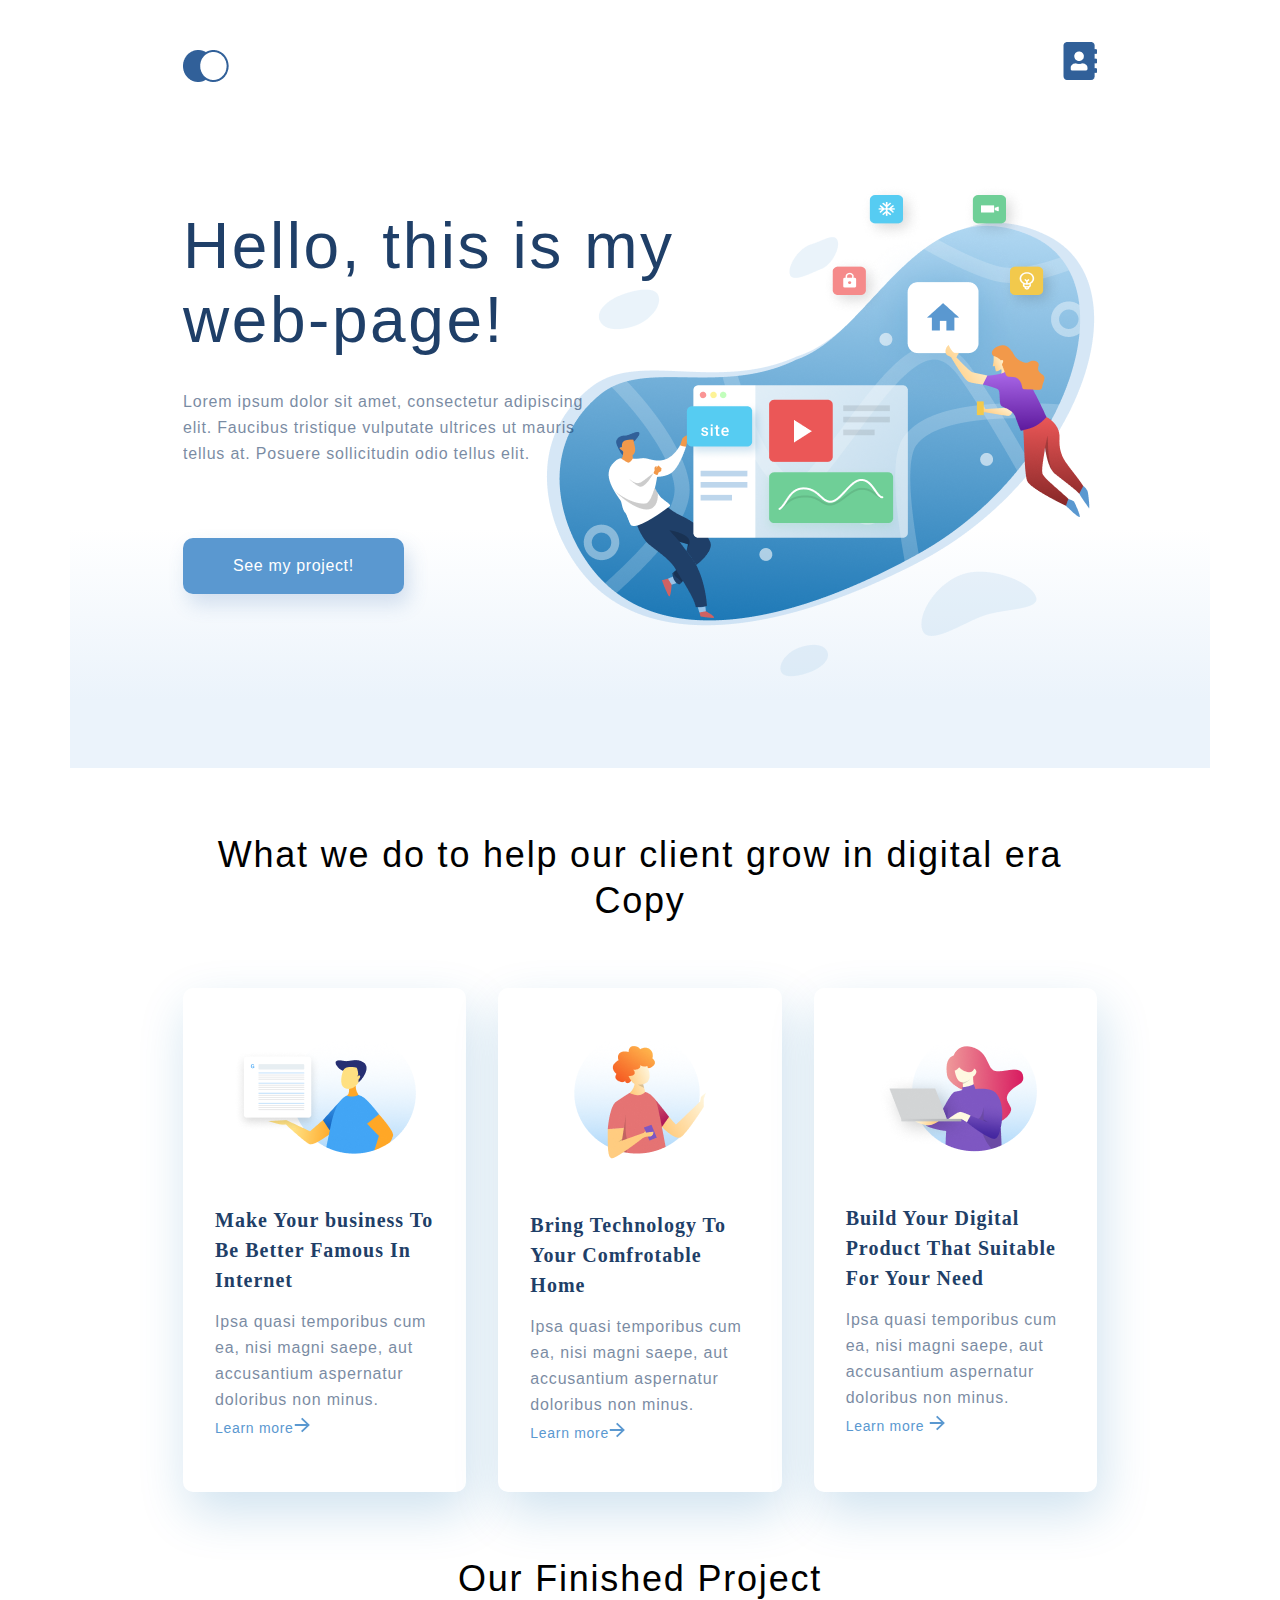
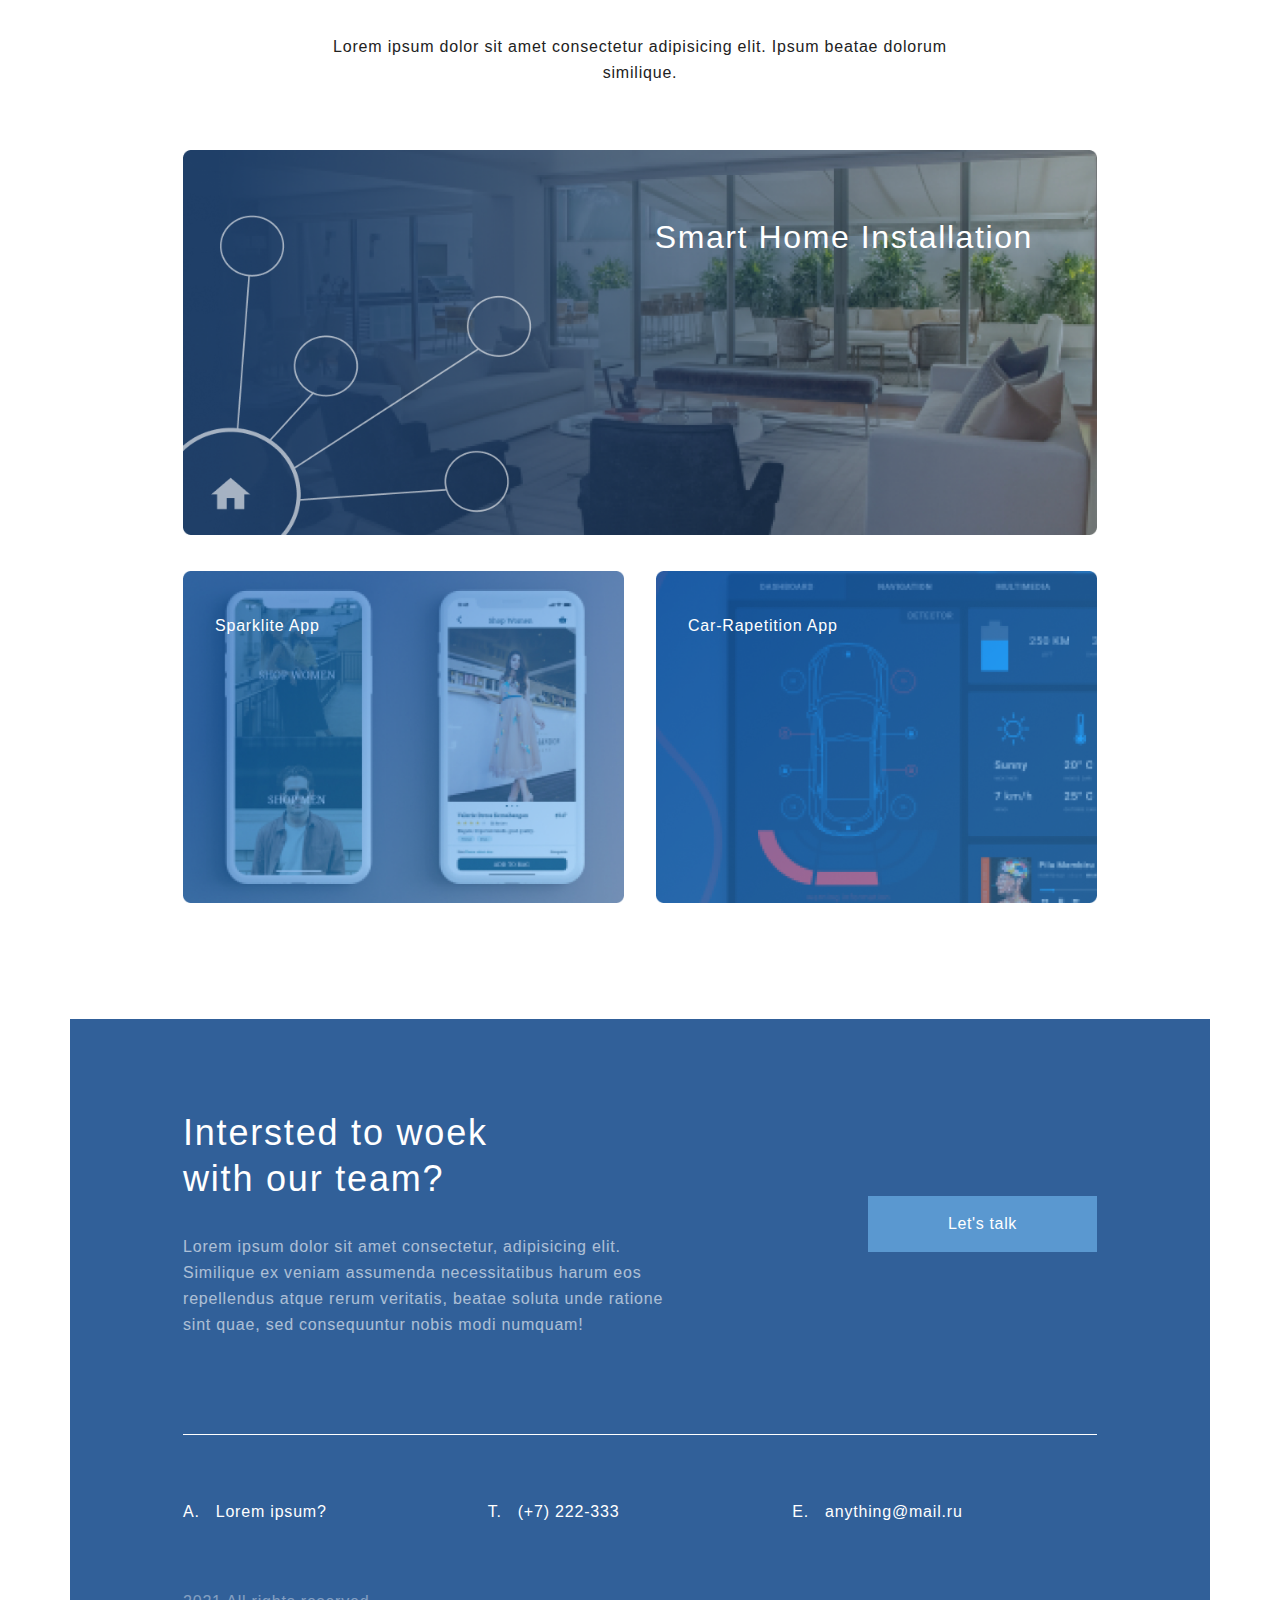
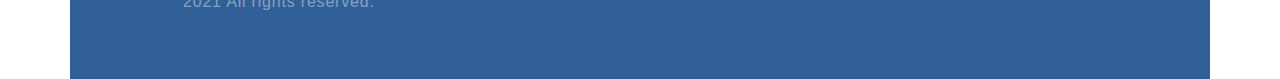
<file: index.html>
<!DOCTYPE html>
<html lang="en">
<head>
    <meta charset="UTF-8">
    <meta http-equiv="X-UA-Compatible" content="IE=edge">
    <meta name="viewport" content="width=device-width, initial-scale=1.0">
        <title>Webpage</title>
        <link rel="stylesheet" href="style.css">
</head>
<body>
<div class="wrapper">
<div class="content_all">

<div class="top container"> 
        <div class="menu">
        <ul class="menu_list">
        <li class="menu_logo_transformation"><a href="index.html"><img src="images/logot.png" alt="logo"></a></li>
        <li class="contacts_logo_transformation"><a href="contact.html"><img src="images/Vector.png" alt="contactimage"></a></li>
        </ul>  
        </div>

        <div class="top_info">
        <h1 class="top_info_heading">Hello, this is my web-page!</h1>
        <p class="top_info_text">Lorem ipsum dolor sit amet, consectetur adipiscing elit. Faucibus tristique vulputate ultrices ut mauris tellus at. Posuere sollicitudin odio tellus elit.</p>
        <a class="top_button" href="#">See my project!</a>
        </div>
        
</div>

<div class="content_main container">
        <h3 class="head3">What we do to help our client grow in digital era
                Copy</h3>
                <div class="content_main_cards">
                        <div class="card card1">
                        <img class="image_card" src="images/pic1.png" alt="pic1">
                        <h4 class="card_heading">Make Your business To Be Better Famous In Internet</h4>
                        <p class="card_text">Ipsa quasi temporibus cum ea, nisi magni saepe, aut accusantium aspernatur doloribus non minus.</p>
                        <a class="card_link" href="">Learn more<img src="images/Arrow.svg" alt=""></a>
                        </div>
                        <div class="card card2">
                        <img class="image_card" src="images/pic2.png" alt="pic2">
                        <h4 class="card_heading">Bring Technology To Your Comfrotable Home</h4>
                        <p class="card_text">Ipsa quasi temporibus cum ea, nisi magni saepe, aut accusantium aspernatur doloribus non minus.</p>
                        <a class="card_link" href="">Learn more<img src="images/Arrow.svg" alt=""></a>
                        </div>
                        <div class="card card3">
                        <img class="image_card" src="images/pic3.png" alt="pic3">
                        <h4 class="card_heading">Build Your Digital Product That Suitable For Your Need</h4>
                        <p class="card_text">Ipsa quasi temporibus cum ea, nisi magni saepe, aut accusantium aspernatur doloribus non minus.</p>
                        <a class="card_link" href="">Learn more <img src="images/Arrow.svg" alt=""></a>
                        </div>
                </div>
             
</div>
<div class="content_examples container">
        <h3 class="head3">Our Finished Project</h3>
        <p class="examples_text">Lorem ipsum dolor sit amet consectetur adipisicing elit. Ipsum beatae dolorum similique.</p>
        
        <div class="content_examples_item">
                <img class="example_item" src="images/item1.png" alt="image">
                <p class="example_item_text">Smart Home Installation</p>
        </div>
        <div class="content_examples_parent">
                <div class="content_examples_item content_examples_item_margin">
                        <img class="example_item" src="images/item2.png" alt="image">
                        <p class="example_item_text2">Sparklite App</p>
                </div>
                <div class="content_examples_item">
                        <img class="example_item" src="images/item3.png" alt="image">
                        <p class="example_item_text2">Car-Rapetition App</p>
                </div>

        </div>
</div>
</div>
<div class="footer">
<div class="container">
        <div class="footer_main">
                <div class="footerbox">
                <h3 class="head3 head3footer">Intersted to woek with our team?</h3>
                <p class="footer_text">Lorem ipsum dolor sit amet consectetur, adipisicing elit. Similique ex veniam assumenda necessitatibus harum eos repellendus atque rerum veritatis, beatae soluta unde ratione sint quae, sed consequuntur nobis modi numquam!</p>
                </div>
                <div>
                <a class="footer_button" href="">Let's talk</a>
                </div>
              
        </div>
        
       
        <div class="footer_contacts">
                
                <ol class="contacts_list">
                        <li class="footer_lists">Lorem ipsum?</li>
                        <li class="footer_lists"><a class="footer_links" href="+7-222-333">(+7) 222-333</a></li>
                        <li class="footer_lists"><a class="footer_links" href= "anything@mail.ru">anything@mail.ru</a></li>
                </ol>
                <div class="footer_end">
                        <p class="footer_end_text">2021 All rights reserved.</p>
                </div>  
        </div>
</div>
</div>
</div>
</body>
</html>
</file>
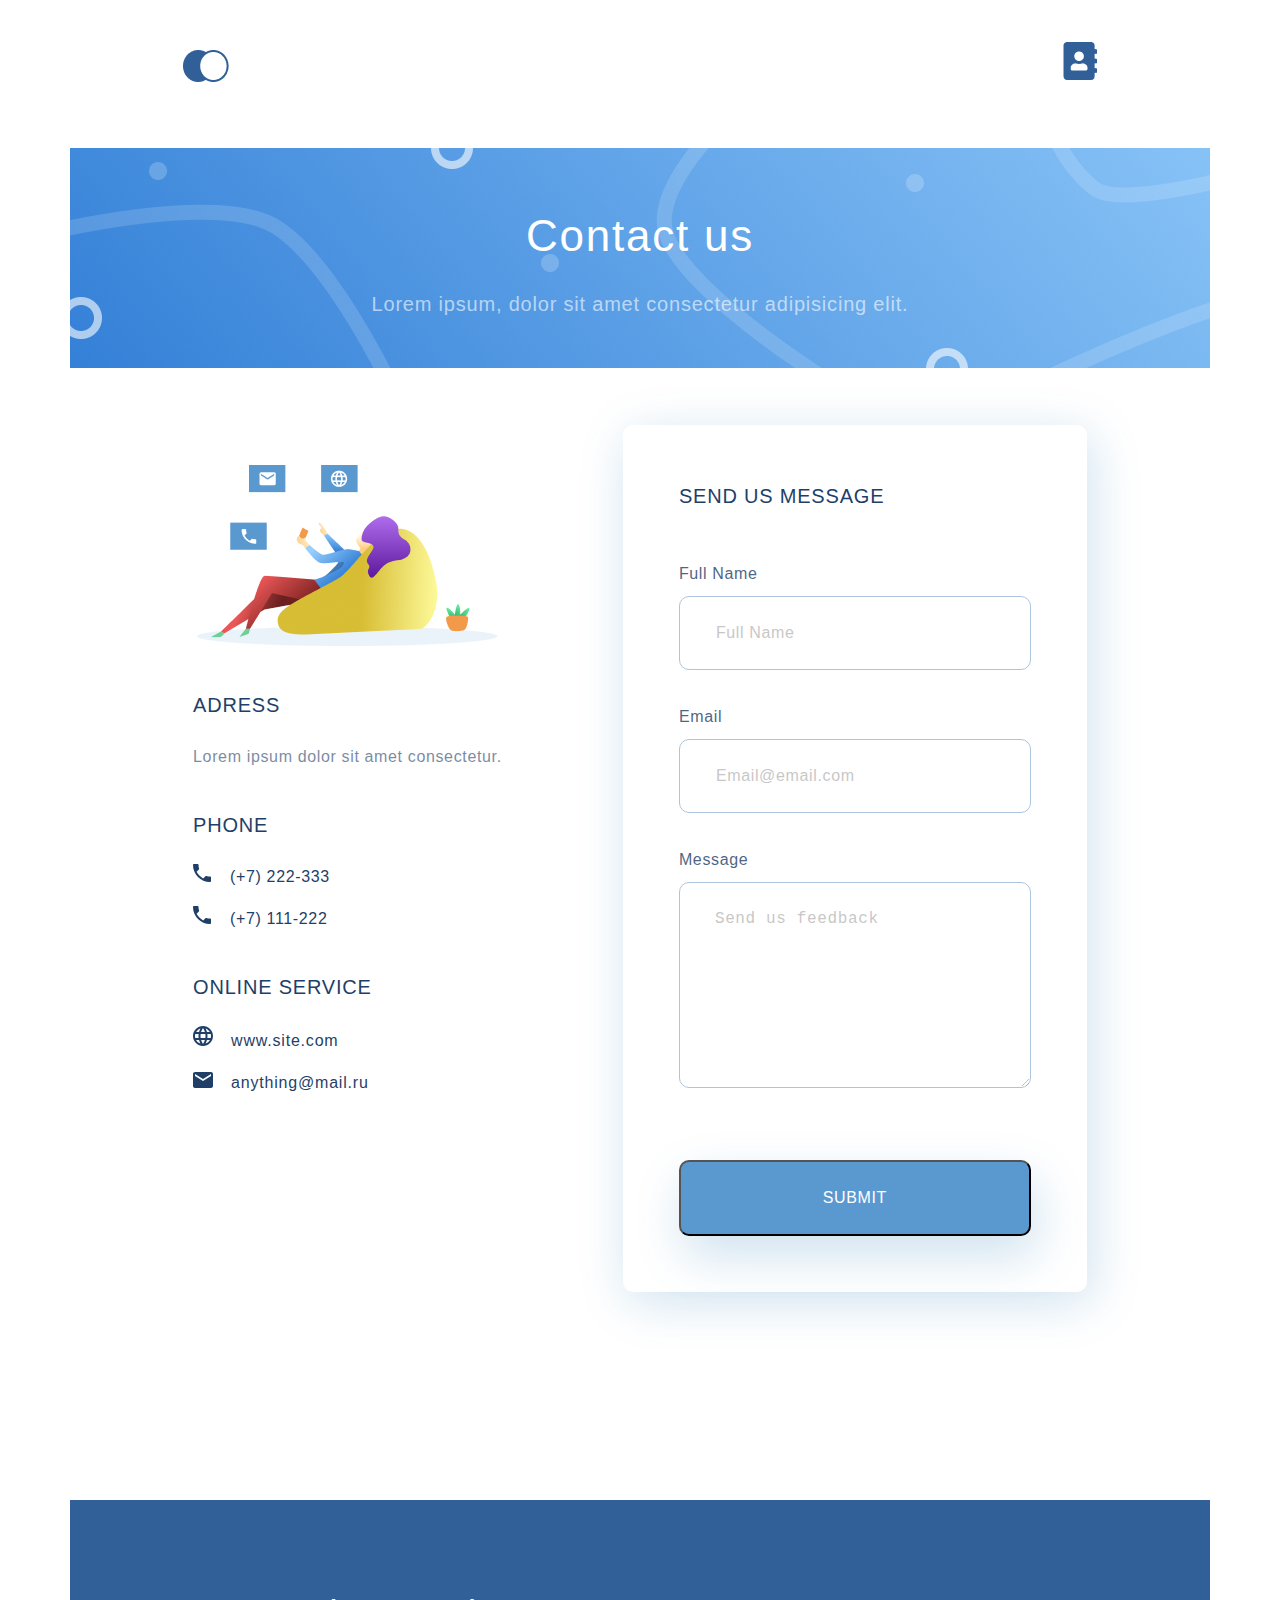
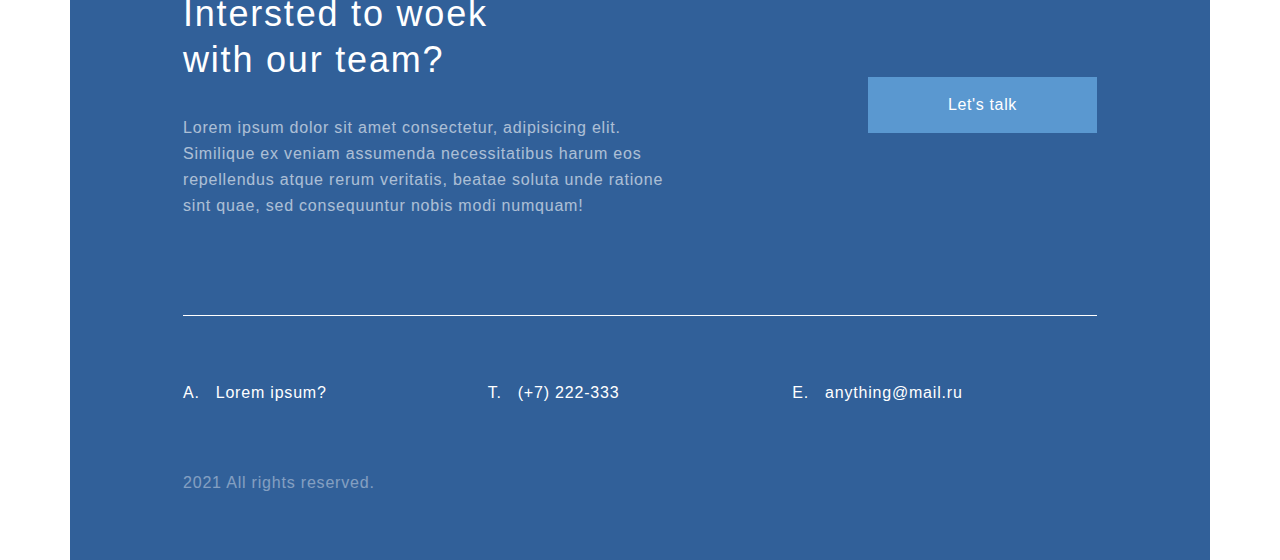
<file: contact.html>
<!DOCTYPE html>
<html lang="en">
<head>
    <meta charset="UTF-8">
    <meta http-equiv="X-UA-Compatible" content="IE=edge">
    <meta name="viewport" content="width=device-width, initial-scale=1.0">
    <title>Contacts</title>
    <link rel="stylesheet" href="style.css">
</head>
<body>
<div class="wrapper">
<div class="wrappercotacts">
<div class="top_content container_contacts">
        <div class="menu menu_contacts">
        <ul class="menu_list">
        <li class="menu_logo_transformation"><a href="index.html"><img src="images/logot.png" alt="logo"></a></li>
        <li class="contacts_logo_transformation"><a href="contact.html"><img src="images/Vector.png" alt="contactimage"></a></li>
        </ul>  
        </div>    
</div>



<div class="contacts_top">
            <h2 class="contacts_top_heading">Contact us</h2>
            <p class="contact_top_text">Lorem ipsum, dolor sit amet consectetur adipisicing elit. </p>
                
    
</div>
<div class="container_contacts">
<div class="contacts_feedback">
    <div class="contacts_adress">
        <div class="image_contacts_adress"><img  src="images/contact_adress.png" alt="image"> </div>
        <div>
        <h4 class="contacts_adress_heading">ADRESS</h4>
        <p class="contacts_adress_text">Lorem ipsum dolor sit amet consectetur.</p> 
        </div>
        <div>
        <h4 class="contacts_adress_heading">PHONE</h4>
        <ul class="menu_list_contacts">
            <li class="menu_list_image"><a class="menu_list_contacts1" href="">(+7) 222-333</a></li>
            <li class="menu_list_conctact3 menu_list_image"><a class="menu_list_contacts1" href="">(+7) 111-222</a></li>
        </ul>
        </div>
        <div>
        <h4 class="contacts_adress_heading">ONLINE SERVICE</h4>
        <ol class="menu_link_contacts" type="I">
        <li class="menu_link_image1"><a class="menu_link_contacts1" href="tel:+79059875487" target="_blank">www.site.com</a></li>
        <li class="menu_link_contacts3 menu_link_image2"><a class="menu_link_contacts1"  href="anything@mail.ru" target="_blank">anything@mail.ru</a></li>
        </ol>
        </div>
    </div>
    <div class="feedback_forms">
    <h4 class="contacts_feedback_heading">SEND US MESSAGE</h4>
    
    <form class="feedback_forms_block" action="index.html">
    <label><p class="feedback_name">Full Name</p>
    <input class="inputlabels labelname" type="text" placeholder="Full Name"></label>
    
    <label for="email"><p class="feedback_email">Email</p></label>

    <input class="inputlabels labelemail"type="email" name="email" id="email" placeholder="Email@email.com">
    <label> <p class="feedback_message">Message</p> <textarea class="inputlabels labelmessage"  cols="30" rows="3" placeholder="Send us feedback"></textarea></label>
    <button class="buttontype" type="submit">Submit</button>
    <!--<button type="reset">Clear</button>-->
    </form>
    </div>
</div>
</div>
<div class="map">
    <script type="text/javascript" charset="utf-8" async src="https://api-maps.yandex.ru/services/constructor/1.0/js/?um=constructor%3A450b0c0b56f70e3a6fbad4f2d69a1e155b9b3d9d40263f4b93d2916021417e2d&amp;width=auto&amp;height=400&amp;lang=ru_RU&amp;scroll=true"></script>
</div>
</div>
<div class="footer footer_cont">
    <div class="container_contacts">
            <div class="footer_main">
                    <div class="footerbox">
                    <h3 class="head3 head3footer">Intersted to woek with our team?</h3>
                    <p class="footer_text">Lorem ipsum dolor sit amet consectetur, adipisicing elit. Similique ex veniam assumenda necessitatibus harum eos repellendus atque rerum veritatis, beatae soluta unde ratione sint quae, sed consequuntur nobis modi numquam!</p>
                    </div>
                    <div>
                    <a class="footer_button" href="">Let's talk</a>
                    </div>
                  
            </div>
            
           
            <div class="footer_contacts">
                    
                    <ol class="contacts_list">
                            <li class="footer_lists">Lorem ipsum?</li>
                            <li class="footer_lists"><a class="footer_links" href="+7-222-333">(+7) 222-333</a></li>
                            <li class="footer_lists"><a class="footer_links" href= "anything@mail.ru">anything@mail.ru</a></li>
                    </ol>
                    <div class="footer_end">
                            <p class="footer_end_text">2021 All rights reserved.</p>
                    </div>  
            </div>
    </div>
    </div>
</div>
</body>
</html>
</file>
<file: style.css>
* {
  margin: 0;
  padding: 0;
}

/*general config*/
body {
  font-family: sans-serif;
}

.container {
  max-width: 1140px;
  margin: 0 auto;
  padding-left: 113px;
  padding-right: 113px;
}

.container_contacts {
  max-width: 1140px;
  margin: 0 auto;
  padding-left: 113px;
  padding-right: 113px;
}

/*Top_main*/
.top {
  min-height: 768px;
  background: -webkit-gradient(linear, left bottom, left top, color-stop(8.84%, #EBF3FB), color-stop(31.12%, rgba(152, 195, 232, 0)));
  background: linear-gradient(0deg, #EBF3FB 8.84%, rgba(152, 195, 232, 0) 31.12%);
  display: -webkit-box;
  display: -ms-flexbox;
  display: flex;
  -webkit-box-orient: vertical;
  -webkit-box-direction: normal;
      -ms-flex-direction: column;
          flex-direction: column;
}

p {
  font-size: 16px;
  line-height: 26px;
}

.top_info {
  padding-top: 115px;
  -webkit-box-flex: 1;
      -ms-flex-positive: 1;
          flex-grow: 1;
  height: 100%;
  background-image: url(images/top_back.png);
  background-repeat: no-repeat;
  background-position: right center;
}

.top_info_heading {
  width: 510px;
  font-size: 64px;
  color: #1F3F68;
  letter-spacing: 0.04em;
  font-weight: 300;
  line-height: 74px;
  margin-bottom: 32px;
}

.top_info_text {
  text-align: left;
  width: 425px;
  letter-spacing: 0.05em;
  opacity: 0.6;
  color: #1F3F68;
}

.top_button {
  font-size: 16px;
  line-height: 26px;
  text-align: center;
  letter-spacing: 0.04em;
  color: #FFFFFF;
  background: #5A98D0;
  -webkit-box-shadow: 5px 10px 20px rgba(53, 110, 173, 0.2);
          box-shadow: 5px 10px 20px rgba(53, 110, 173, 0.2);
  border-radius: 10px;
  padding: 15px 50px;
  text-decoration: none;
  display: inline-block;
  margin-top: 71px;
}

.top_button:hover {
  font-size: 16px;
  line-height: 26px;
  text-align: center;
  letter-spacing: 0.04em;
  color: #b90e8f;
  -webkit-transform: scale(1.3);
          transform: scale(1.3);
  background: #45cfa6;
  -webkit-box-shadow: 5px 10px 20px rgba(53, 110, 173, 0.2);
          box-shadow: 5px 10px 20px rgba(53, 110, 173, 0.2);
  border-radius: 25px;
  padding: 15px 50px;
  text-decoration: none;
  display: inline-block;
  margin-top: 71px;
  margin-left: 25px;
}

/*Top_main END*/
.head2 {
  font-weight: 500;
  font-size: 44px;
  text-align: center;
}

.head3 {
  font-size: 36px;
  text-align: center;
  font-weight: 300;
  line-height: 46px;
  letter-spacing: 0.05em;
}

.card_heading {
  text-align: left;
  font-size: 20px;
  line-height: 30px;
  color: #1F3F68;
  font-family: Roboto;
  letter-spacing: 0.05em;
  margin-bottom: 14px;
}

.card_text {
  font-size: 16px;
  line-height: 26px;
  letter-spacing: 0.05em;
  opacity: 0.6;
  color: #1F3F68;
}

.card_link {
  font-size: 14px;
  line-height: 30px;
  letter-spacing: 0.05em;
  color: #5A98D0;
  text-decoration: none;
}

.feedback_name {
  font-size: 16px;
  line-height: 30px;
  letter-spacing: 0.04em;
  color: #1F3F68;
  opacity: 0.8;
}

.labelname {
  margin-top: 7px;
  padding: 21px 0px 21px 36px;
  font-weight: 300;
  font-size: 16px;
  line-height: 30px;
  letter-spacing: 0.04em;
  color: #1F3F68;
  opacity: 0.2;
}

.labelemail {
  margin-top: 7px;
  padding: 21px 0px 21px 36px;
  font-weight: 300;
  font-size: 16px;
  line-height: 30px;
  letter-spacing: 0.04em;
  color: #1F3F68;
  opacity: 0.2;
}

.labelmessage {
  margin-top: 7px;
  padding: 21px 0px 93px 35px;
  font-weight: 300;
  font-size: 16px;
  line-height: 30px;
  letter-spacing: 0.04em;
  color: #1F3F68;
  opacity: 0.2;
}

.inputlabels {
  border: 1px solid #356EAD;
  width: 100%;
  -webkit-box-sizing: border-box;
          box-sizing: border-box;
  border-radius: 10px;
  opacity: 0.4;
  display: block;
}

.feedback_email {
  font-size: 16px;
  line-height: 30px;
  letter-spacing: 0.04em;
  color: #1F3F68;
  opacity: 0.8;
  margin-top: 32px;
}

.feedback_message {
  font-size: 16px;
  line-height: 30px;
  letter-spacing: 0.04em;
  color: #1F3F68;
  opacity: 0.8;
  margin-top: 32px;
}

.buttontype {
  display: inline-block;
  background: #5A98D0;
  -webkit-box-shadow: 5px 20px 50px rgba(16, 112, 177, 0.2);
          box-shadow: 5px 20px 50px rgba(16, 112, 177, 0.2);
  border-radius: 10px;
  padding: 23px 0px;
  width: 100%;
  margin-top: 72px;
  font-weight: 500;
  font-size: 16px;
  line-height: 26px;
  text-align: center;
  letter-spacing: 0.04em;
  color: #FFFFFF;
  text-transform: uppercase;
}

.buttontype:hover {
  background-image: url(images/logot.png);
  background-size: 25%;
  background-repeat: no-repeat;
  background-position: center;
  color: darkorange;
  border-color: darkviolet;
}

.map {
  width: auto;
  margin-top: 96px;
  margin-left: 113px;
  margin-right: 113px;
}

.menu {
  padding-top: 42px;
}

.menu_list {
  display: -webkit-box;
  display: -ms-flexbox;
  display: flex;
  -webkit-box-pack: justify;
      -ms-flex-pack: justify;
          justify-content: space-between;
  list-style-type: none;
}

.menu_logo_transformation:hover {
  -webkit-transform: scale(1.5);
          transform: scale(1.5);
}

.contacts_logo_transformation:hover {
  -webkit-transform: scale(1.5);
          transform: scale(1.5);
}

.content_main {
  padding-top: 64px;
}

.content_examples {
  -webkit-box-pack: center;
      -ms-flex-pack: center;
          justify-content: center;
}

.examples_text {
  font-size: 16px;
  line-height: 26px;
  text-align: center;
  letter-spacing: 0.05em;
  color: #222222;
  padding-top: 32px;
  width: 75%;
  padding-bottom: 64px;
  margin: 0 auto;
  text-align: center;
}

.content_main_cards {
  padding-top: 64px;
  display: -webkit-box;
  display: -ms-flexbox;
  display: flex;
  -webkit-box-pack: justify;
      -ms-flex-pack: justify;
          justify-content: space-between;
  padding-bottom: 64px;
}

.card {
  max-width: 359px;
  padding: 44px 32px;
  -webkit-box-sizing: border-box;
          box-sizing: border-box;
  background: #FFFFFF;
  -webkit-box-shadow: 5px 20px 50px rgba(16, 112, 177, 0.2);
          box-shadow: 5px 20px 50px rgba(16, 112, 177, 0.2);
  border-radius: 10px;
  display: -webkit-box;
  display: -ms-flexbox;
  display: flex;
  -webkit-box-orient: vertical;
  -webkit-box-direction: normal;
      -ms-flex-direction: column;
          flex-direction: column;
}

.image_card {
  -ms-flex-item-align: center;
      -ms-grid-row-align: center;
      align-self: center;
  margin-bottom: 51px;
}

.card1 {
  margin-right: 32px;
}

.card2 {
  margin-right: 32px;
}

.content_examples_item {
  position: relative;
}

.example_item {
  width: 100%;
  -webkit-box-flex: 1;
      -ms-flex-positive: 1;
          flex-grow: 1;
}

.example_item_text {
  font-size: 32px;
  line-height: 46px;
  letter-spacing: 0.05em;
  color: #FFFFFF;
  position: absolute;
  top: 64px;
  right: 64px;
}

.example_item_text2 {
  font-size: 28 px;
  line-height: 46px;
  letter-spacing: 0.05em;
  color: #FFFFFF;
  position: absolute;
  top: 32px;
  left: 32px;
}

.content_examples_parent {
  display: -webkit-box;
  display: -ms-flexbox;
  display: flex;
  -webkit-box-pack: justify;
      -ms-flex-pack: justify;
          justify-content: space-between;
  margin-top: 32px;
}

.content_examples_item_margin {
  margin-right: 32px;
}

.footer {
  margin-top: 112px;
  background: #316099;
}

.footer_main {
  display: -webkit-box;
  display: -ms-flexbox;
  display: flex;
  -webkit-box-pack: justify;
      -ms-flex-pack: justify;
          justify-content: space-between;
  padding-top: 91px;
  -webkit-box-align: center;
      -ms-flex-align: center;
          align-items: center;
  padding-bottom: 96px;
}

.head3footer {
  max-width: 340px;
  font-size: 36px;
  line-height: 46px;
  letter-spacing: 0.05em;
  color: #FFFFFF;
  text-align: left;
}

.footer_button {
  display: inline-block;
  font-size: 16px;
  line-height: 26px;
  text-align: center;
  letter-spacing: 0.04em;
  color: #FFFFFF;
  background: #5A98D0;
  padding: 15px 80px;
  text-decoration: none;
}

.footer_button:hover {
  display: inline-block;
  font-size: 16px;
  line-height: 26px;
  text-align: center;
  letter-spacing: 0.04em;
  color: #7a147e;
  background: #2fb371;
  padding: 15px 80px;
  text-decoration: none;
}

.footer_text {
  max-width: 495px;
  font-size: 16px;
  line-height: 26px;
  letter-spacing: 0.05em;
  color: #FFFFFF;
  opacity: 0.6;
  padding-top: 32px;
}

.footer_contacts {
  padding-top: 64px;
  border-top: 1px solid #FFFFFF;
  padding-bottom: 64px;
}

.footer_end {
  margin-top: 64px;
}

.contacts_list {
  display: -webkit-box;
  display: -ms-flexbox;
  display: flex;
  -webkit-box-pack: justify;
      -ms-flex-pack: justify;
          justify-content: space-between;
  font-size: 16px;
  line-height: 26px;
  letter-spacing: 0.05em;
  color: #FFFFFF;
}

.footer_end_text {
  font-size: 16px;
  line-height: 26px;
  letter-spacing: 0.05em;
  color: #FFFFFF;
  opacity: 0.4;
}

.footer_lists {
  -webkit-box-flex: 1;
      -ms-flex-positive: 1;
          flex-grow: 1;
  list-style-type: none;
  display: -webkit-box;
  display: -ms-flexbox;
  display: flex;
  margin-right: 34px;
  -ms-flex-preferred-size: 33.3333%;
      flex-basis: 33.3333%;
}

.footer_lists:first-child::before {
  content: 'A.';
  display: block;
  margin-right: 16px;
}

.footer_lists:nth-child(2)::before {
  content: 'T.';
  display: block;
  margin-right: 16px;
}

.footer_lists:nth-child(3)::before {
  content: 'E.';
  display: block;
  margin-right: 16px;
}

.footer_links {
  text-decoration: none;
  display: -webkit-box;
  display: -ms-flexbox;
  display: flex;
  -webkit-box-pack: justify;
      -ms-flex-pack: justify;
          justify-content: space-between;
  font-size: 16px;
  line-height: 26px;
  letter-spacing: 0.05em;
  color: #FFFFFF;
}

.contacts_top {
  background-image: url(images/contact_back.png);
}

.contacts_top_heading {
  font-weight: 500;
  font-size: 44px;
  line-height: 74px;
  text-align: center;
  letter-spacing: 0.04em;
  color: #FFFFFF;
  margin-top: 54px;
  padding-top: 51px;
}

.contacts_feedback {
  margin-top: 57px;
  display: -webkit-box;
  display: -ms-flexbox;
  display: flex;
  -ms-flex-pack: distribute;
      justify-content: space-around;
  margin-bottom: 54px;
}

.contacts_adress {
  margin-right: 101px;
  margin-top: 40px;
  display: -webkit-box;
  display: -ms-flexbox;
  display: flex;
  -webkit-box-orient: vertical;
  -webkit-box-direction: normal;
      -ms-flex-direction: column;
          flex-direction: column;
}

.image_contacts_adress {
  -ms-flex-item-align: center;
      -ms-grid-row-align: center;
      align-self: center;
}

.menu_list_contacts {
  display: -webkit-box;
  display: -ms-flexbox;
  display: flex;
  -webkit-box-orient: vertical;
  -webkit-box-direction: normal;
      -ms-flex-direction: column;
          flex-direction: column;
  margin-top: 24px;
  list-style-type: none;
}

.menu_list_contacts1 {
  font-weight: 300;
  font-size: 16px;
  line-height: 26px;
  letter-spacing: 0.04em;
  color: #1F3F68;
  text-decoration: none;
}

.menu_list_contacts2 {
  font-weight: 300;
  font-size: 16px;
  line-height: 26px;
  letter-spacing: 0.04em;
  color: #1F3F68;
  text-decoration: none;
}

.menu_list_conctact3 {
  margin-top: 16px;
}

.menu_list_image:first-child::before {
  content: url(images/image1.svg);
  margin-right: 19px;
  display: inline-block;
  -ms-flex-line-pack: center;
      align-content: center;
}

.menu_list_image:nth-child(2)::before {
  content: url(images/image1.svg);
  margin-right: 19px;
  display: inline-block;
  -ms-flex-line-pack: center;
      align-content: center;
}

.menu_link_contacts {
  display: -webkit-box;
  display: -ms-flexbox;
  display: flex;
  -webkit-box-orient: vertical;
  -webkit-box-direction: normal;
      -ms-flex-direction: column;
          flex-direction: column;
  margin-top: 24px;
  list-style-type: none;
  display: flex;
  flex-direction: column;
}

.menu_link_contacts1 {
  text-decoration: none;
  font-size: 16px;
  line-height: 26px;
  letter-spacing: 0.05em;
  color: #1F3F68;
}

.menu_link_contacts2 {
  font-size: 16px;
  line-height: 26px;
  letter-spacing: 0.05em;
  color: #1F3F68;
  text-decoration: none;
}

.menu_link_contacts3 {
  margin-top: 16px;
}

.menu_link_image1:first-child:before {
  content: url(images/image3.svg);
  margin-right: 18px;
  display: inline-block;
  -ms-flex-line-pack: center;
      align-content: center;
}

.menu_link_image2:nth-child(2):before {
  content: url(images/image2.svg);
  margin-right: 18px;
  display: inline-block;
  -ms-flex-line-pack: center;
      align-content: center;
}

.text_list_contacts {
  font-weight: 300;
  font-size: 16px;
  line-height: 26px;
  letter-spacing: 0.04em;
  color: #1F3F68;
}

.text_link_contacts2 {
  font-size: 16px;
  line-height: 26px;
  letter-spacing: 0.05em;
  color: #1F3F68;
  text-decoration: none;
}

.contacts_adress_heading {
  font-weight: 500;
  font-size: 20px;
  line-height: 30px;
  letter-spacing: 0.04em;
  color: #1F3F68;
  margin-top: 40px;
}

.contacts_feedback_heading {
  font-weight: 500;
  font-size: 20px;
  line-height: 30px;
  letter-spacing: 0.04em;
  color: #1F3F68;
}

.contacts_adress_text {
  margin-top: 24px;
  font-weight: 300;
  font-size: 16px;
  line-height: 26px;
  letter-spacing: 0.04em;
  color: #1F3F68;
  opacity: 0.6;
}

.feedback_forms {
  padding: 56px;
  background: #FFFFFF;
  -webkit-box-shadow: 5px 10px 50px rgba(16, 112, 177, 0.2);
          box-shadow: 5px 10px 50px rgba(16, 112, 177, 0.2);
  border-radius: 10px;
  display: -webkit-box;
  display: -ms-flexbox;
  display: flex;
  -webkit-box-orient: vertical;
  -webkit-box-direction: normal;
      -ms-flex-direction: column;
          flex-direction: column;
}

.feedback_forms_block {
  margin-top: 48px;
}

.contact_top_text {
  font-size: 20px;
  line-height: 30px;
  text-align: center;
  letter-spacing: 0.04em;
  color: rgba(255, 255, 255, 0.6);
  padding-top: 16px;
  padding-bottom: 49px;
}

.text {
  max-width: 120px;
  -ms-flex-item-align: center;
      -ms-grid-row-align: center;
      align-self: center;
}

.content_all {
  -webkit-box-flex: 1;
      -ms-flex-positive: 1;
          flex-grow: 1;
}

.wrapper {
  max-width: 1140px;
  min-height: 100vh;
  display: -webkit-box;
  display: -ms-flexbox;
  display: flex;
  -webkit-box-orient: vertical;
  -webkit-box-direction: normal;
      -ms-flex-direction: column;
          flex-direction: column;
  margin: 0 auto;
}

.wrappercontacts {
  -webkit-box-flex: 1;
      -ms-flex-positive: 1;
          flex-grow: 1;
}

@media (max-width: 1024px) {
  .container, .container_contacts {
    padding-left: 32px;
    padding-right: 32px;
  }
  .top_info {
    background-size: 44%;
  }
  .menu {
    padding-top: 55px;
  }
  .content_main_cards {
    display: -webkit-box;
    display: -ms-flexbox;
    display: flex;
    -webkit-box-orient: vertical;
    -webkit-box-direction: normal;
        -ms-flex-direction: column;
            flex-direction: column;
    -webkit-box-align: center;
        -ms-flex-align: center;
            align-items: center;
    padding-bottom: 95px;
  }
  .card {
    margin-bottom: 32px;
  }
  .card1, .card2 {
    margin-right: 0px;
  }
}

@media (max-width: 768px) {
  .container {
    padding-left: 16px;
    padding-right: 16px;
  }
  .top {
    min-height: 768px;
  }
  .top_info {
    padding-top: 120px;
    background-size: 44%;
    background-position: right 280px;
  }
  .menu {
    padding-top: 55px;
  }
  .content_main_cards {
    display: -webkit-box;
    display: -ms-flexbox;
    display: flex;
    -webkit-box-orient: vertical;
    -webkit-box-direction: normal;
        -ms-flex-direction: column;
            flex-direction: column;
    -webkit-box-align: center;
        -ms-flex-align: center;
            align-items: center;
    padding-bottom: 95px;
  }
  .card {
    margin-bottom: 32px;
  }
  .example_item_text2 {
    top: 19px;
    left: 19px;
    font-size: 28px;
  }
  .content_examples {
    padding-left: 32px;
    padding-right: 32px;
  }
  .footer {
    margin-top: 109px;
  }
  .contacts_list {
    -webkit-box-orient: vertical;
    -webkit-box-direction: normal;
        -ms-flex-direction: column;
            flex-direction: column;
  }
  .footer_contacts {
    padding-left: 124px;
    padding-bottom: 64px;
  }
  .footer_main {
    -webkit-box-pack: justify;
        -ms-flex-pack: justify;
            justify-content: space-between;
    padding-left: 108px;
    padding-right: 108px;
  }
  .footer_lists {
    margin-bottom: 18px;
    margin-right: 0px;
  }
  .footerbox {
    max-width: 336px;
  }
  .footer_button {
    display: inline-block;
    margin-top: 40px;
    padding: 4px 16px;
  }
  .footer_end {
    margin-top: 46px;
  }
  .card1, .card2 {
    margin-right: 0px;
  }
  .container_contacts {
    padding-left: 0px;
    padding-right: 0px;
  }
  .contacts_feedback {
    -webkit-box-orient: vertical;
    -webkit-box-direction: normal;
        -ms-flex-direction: column;
            flex-direction: column;
    -webkit-box-align: center;
        -ms-flex-align: center;
            align-items: center;
    margin-top: 64px;
    margin-bottom: 0px;
  }
  .contacts_adress {
    margin-right: 0px;
    margin-top: 0px;
  }
  .menu_contacts {
    padding-top: 18px;
    padding-left: 32px;
    padding-right: 32px;
  }
  .contacts_top_heading {
    padding-top: 50px;
    margin-top: 49px;
    font-weight: 500;
    font-size: 44px;
    line-height: 74px;
    text-align: center;
    letter-spacing: 0.04em;
    color: #FFFFFF;
  }
  .feedback_forms {
    margin-top: 64px;
  }
  .map {
    margin-top: 64px;
    margin-left: 0px;
    margin-right: 0px;
    margin-bottom: 0px;
  }
  .footer_cont {
    margin-top: 64px;
  }
}

@media (max-width: 667px) {
  .container, .container_contacts {
    padding-left: 16px;
    padding-right: 16px;
  }
  .menu {
    padding-top: 24px;
  }
  .top {
    min-height: 376px;
    padding-bottom: 42px;
    -webkit-box-sizing: border-box;
            box-sizing: border-box;
  }
  .top_info {
    background-image: none;
    padding-top: 36px;
    display: -webkit-box;
    display: -ms-flexbox;
    display: flex;
    -webkit-box-orient: vertical;
    -webkit-box-direction: normal;
        -ms-flex-direction: column;
            flex-direction: column;
    -webkit-box-align: center;
        -ms-flex-align: center;
            align-items: center;
  }
  .top_info_heading {
    font-weight: 300;
    font-size: 32px;
    line-height: 37px;
    text-align: center;
    letter-spacing: 0.04em;
    color: #1F3F68;
    margin-bottom: 12px;
    width: 100%;
  }
  .top_info_text {
    font-size: 16px;
    line-height: 26px;
    text-align: center;
    letter-spacing: 0.05em;
    color: #1F3F68;
    opacity: 0.6;
    width: 100%;
  }
  .top_button {
    margin-top: 32px;
    font-size: 12px;
    line-height: 26px;
    text-align: center;
    color: #FFFFFF;
    padding: 0px 8px;
  }
  .top_button:hover {
    -webkit-transform: scale(0.8);
            transform: scale(0.8);
    margin-top: 32px;
    font-size: 12px;
    line-height: 26px;
    text-align: center;
    color: #FFFFFF;
    padding: 0px 8px;
  }
  .head3 {
    font-weight: 300;
    font-size: 24px;
    line-height: 28px;
    text-align: center;
    color: #000000;
  }
  .content_main {
    padding-top: 48px;
  }
  .card {
    width: 100%;
  }
  .content_main_cards {
    display: -webkit-box;
    display: -ms-flexbox;
    display: flex;
    -webkit-box-orient: vertical;
    -webkit-box-direction: normal;
        -ms-flex-direction: column;
            flex-direction: column;
    padding-bottom: 32px;
  }
  .examples_text {
    padding-bottom: 82px;
  }
  .content_examples_parent {
    -webkit-box-orient: vertical;
    -webkit-box-direction: normal;
        -ms-flex-direction: column;
            flex-direction: column;
    margin-top: 16px;
  }
  .content_examples_item_margin {
    margin-right: 0px;
    margin-bottom: 16px;
  }
  .examples_text {
    width: 100%;
  }
  .example_item_text {
    font-size: 16px;
    line-height: 19px;
    text-align: right;
    color: #FFFFFF;
    top: 16px;
    right: 16px;
  }
  .example_item_text2 {
    font-size: 16px;
    line-height: 19px;
    color: #FFFFFF;
    top: 16px;
    left: 16px;
  }
  .footer {
    margin-top: 64px;
  }
  .footer_main {
    -webkit-box-orient: vertical;
    -webkit-box-direction: normal;
        -ms-flex-direction: column;
            flex-direction: column;
    padding-top: 18px;
    padding-bottom: 41px;
    -webkit-box-align: center;
        -ms-flex-align: center;
            align-items: center;
    padding-left: 0px;
    padding-right: 0px;
  }
  .head3footer {
    font-size: 24px;
    line-height: 28px;
    text-align: center;
    color: #FFFFFF;
  }
  .footer_text {
    font-size: 16px;
    line-height: 26px;
    text-align: center;
    letter-spacing: 0.05em;
    color: #FFFFFF;
    opacity: 0.6;
    width: 100%;
  }
  .footer_button {
    display: inline-block;
    margin-top: 40px;
    padding: 4px 16px;
  }
  .footer_contacts {
    padding-top: 32px;
    padding-bottom: 32px;
    padding-left: 0px;
  }
  .contacts_list {
    -webkit-box-orient: vertical;
    -webkit-box-direction: normal;
        -ms-flex-direction: column;
            flex-direction: column;
  }
  .footer_end {
    margin-top: 29px;
    text-align: center;
  }
  .footer_lists {
    margin-bottom: 18px;
    margin-right: 0px;
  }
  .card1, .card2 {
    margin-right: 0px;
  }
  .container_contacts {
    padding-left: 16px;
    padding-right: 16px;
  }
  .contacts_feedback {
    -webkit-box-orient: vertical;
    -webkit-box-direction: normal;
        -ms-flex-direction: column;
            flex-direction: column;
    -webkit-box-align: center;
        -ms-flex-align: center;
            align-items: center;
    margin-top: 46px;
    margin-bottom: 0px;
  }
  .contacts_adress {
    margin-right: 0px;
    margin-top: 0px;
  }
  .menu_contacts {
    padding-top: 18px;
    padding-left: 0px;
    padding-right: 0px;
  }
  .contacts_top_heading {
    padding-top: 48px;
    margin-top: 33px;
    font-size: 24px;
    line-height: 28px;
  }
  .contact_top_text {
    letter-spacing: 0em;
    font-size: 16px;
    padding-left: 16px;
    padding-right: 16px;
    padding-bottom: 61px;
  }
  .feedback_forms {
    margin-top: 32px;
    padding: 36px;
  }
  .map {
    margin-top: 32px;
    margin-bottom: 0px;
    margin-left: 0px;
    margin-right: 0px;
  }
  .footer_cont {
    margin-top: 32px;
  }
  .footer_main {
    padding-bottom: 48px;
  }
  .buttontype {
    padding-top: 8px;
    padding-bottom: 8px;
    margin-top: 46px;
  }
}
/*# sourceMappingURL=style.css.map */
</file>
